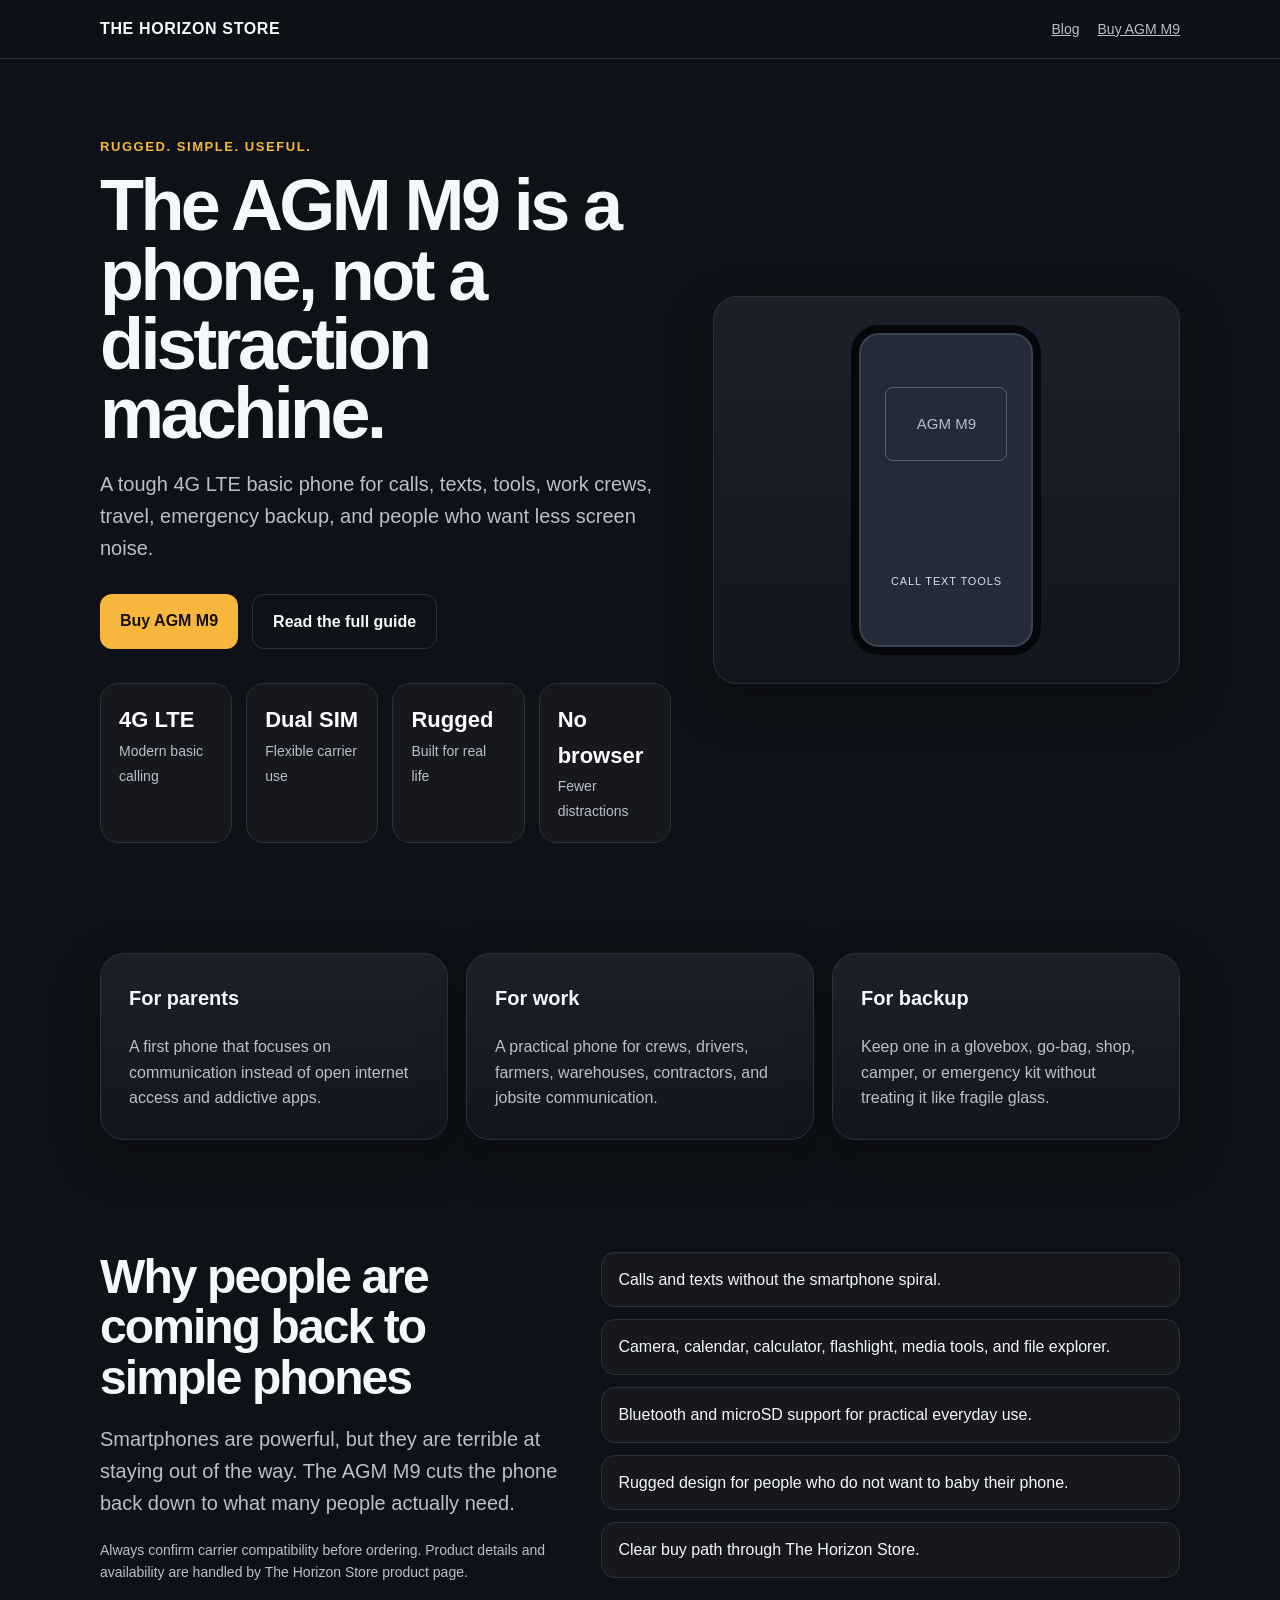
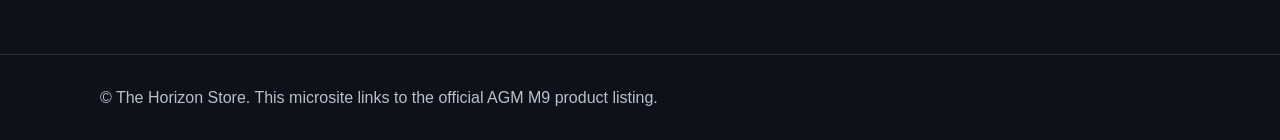
<file: index.html>
<!doctype html>
<html lang="en">
<head>
  <meta charset="utf-8">
  <meta name="viewport" content="width=device-width, initial-scale=1">
  <title>AGM M9 Rugged Simple Phone | The Horizon Store</title>
  <meta name="description" content="A rugged 4G LTE basic phone built for people who want calls, texts, tools, and durability without the constant distraction of a smartphone.">
  <link rel="canonical" href="https://agm.thehorizonstore.net/">
  <meta property="og:title" content="AGM M9 Rugged Simple Phone">
  <meta property="og:description" content="The rugged simple phone for work, travel, emergency backup, parents, and anyone cutting screen time.">
  <meta property="og:type" content="website">
  <meta property="og:url" content="https://agm.thehorizonstore.net/">
  <style>
    :root {
      --bg: #0e1117;
      --panel: #171b24;
      --text: #f4f7fb;
      --muted: #b8c0cc;
      --line: #2a3140;
      --accent: #f6b73c;
      --accent-dark: #c78313;
      --white: #ffffff;
    }
    * { box-sizing: border-box; }
    body {
      margin: 0;
      font-family: Arial, Helvetica, sans-serif;
      background: var(--bg);
      color: var(--text);
      line-height: 1.6;
    }
    a { color: inherit; }
    .wrap { max-width: 1120px; margin: 0 auto; padding: 0 20px; }
    header { border-bottom: 1px solid var(--line); background: rgba(14,17,23,.96); position: sticky; top: 0; z-index: 5; }
    nav { display: flex; justify-content: space-between; align-items: center; padding: 16px 0; gap: 20px; }
    .brand { font-weight: 800; letter-spacing: .04em; }
    .navlinks { display: flex; gap: 18px; font-size: 14px; color: var(--muted); }
    .hero { padding: 78px 0 54px; }
    .hero-grid { display: grid; grid-template-columns: 1.1fr .9fr; gap: 42px; align-items: center; }
    .eyebrow { color: var(--accent); text-transform: uppercase; letter-spacing: .12em; font-size: 13px; font-weight: 800; }
    h1 { font-size: clamp(40px, 6vw, 72px); line-height: .96; margin: 14px 0 20px; letter-spacing: -0.05em; }
    .lead { font-size: 20px; color: var(--muted); max-width: 680px; }
    .cta-row { display: flex; gap: 14px; flex-wrap: wrap; margin-top: 30px; }
    .btn { display: inline-block; padding: 14px 20px; border-radius: 12px; text-decoration: none; font-weight: 800; }
    .btn-primary { background: var(--accent); color: #15100a; }
    .btn-secondary { border: 1px solid var(--line); color: var(--text); }
    .card { background: linear-gradient(180deg, #1b202b, #12161e); border: 1px solid var(--line); border-radius: 24px; padding: 28px; box-shadow: 0 18px 50px rgba(0,0,0,.22); }
    .phone-box { min-height: 360px; display: grid; place-items: center; text-align: center; }
    .phone-shape { width: 190px; height: 330px; border: 8px solid #05070a; border-radius: 28px; background: #242b37; position: relative; box-shadow: inset 0 0 0 2px #3a4353; }
    .phone-shape:before { content: "AGM M9"; position: absolute; top: 54px; left: 26px; right: 26px; border: 1px solid #555f70; height: 72px; border-radius: 8px; display: grid; place-items: center; font-size: 15px; color: var(--muted); }
    .phone-shape:after { content: "CALL  TEXT  TOOLS"; position: absolute; bottom: 56px; left: 18px; right: 18px; color: #d8dee8; font-size: 11px; letter-spacing: .08em; }
    .stats { display: grid; grid-template-columns: repeat(4,1fr); gap: 14px; margin: 34px 0 0; }
    .stat { border: 1px solid var(--line); border-radius: 18px; padding: 18px; background: rgba(255,255,255,.03); }
    .stat strong { display: block; font-size: 22px; color: var(--white); }
    .stat span { color: var(--muted); font-size: 14px; }
    section { padding: 56px 0; }
    h2 { font-size: clamp(30px, 4vw, 48px); line-height: 1.05; margin: 0 0 16px; letter-spacing: -0.04em; }
    .grid-3 { display: grid; grid-template-columns: repeat(3,1fr); gap: 18px; }
    .feature h3 { margin-top: 0; font-size: 20px; }
    .feature p { color: var(--muted); margin-bottom: 0; }
    .split { display: grid; grid-template-columns: .9fr 1.1fr; gap: 28px; align-items: start; }
    .checklist { list-style: none; padding: 0; margin: 0; display: grid; gap: 12px; }
    .checklist li { padding: 14px 16px; border: 1px solid var(--line); border-radius: 14px; background: rgba(255,255,255,.03); }
    .note { color: var(--muted); font-size: 14px; }
    footer { border-top: 1px solid var(--line); padding: 30px 0; color: var(--muted); }
    @media (max-width: 820px) {
      .hero-grid, .split, .grid-3 { grid-template-columns: 1fr; }
      .stats { grid-template-columns: repeat(2,1fr); }
      .navlinks { display: none; }
    }
  </style>
</head>
<body>
  <header>
    <div class="wrap">
      <nav>
        <div class="brand">THE HORIZON STORE</div>
        <div class="navlinks">
          <a href="/blog/agm-m9-rugged-simple-phone.html">Blog</a>
          <a href="https://www.thehorizonstore.net/shop/agm-m9-38">Buy AGM M9</a>
        </div>
      </nav>
    </div>
  </header>

  <main>
    <section class="hero">
      <div class="wrap hero-grid">
        <div>
          <div class="eyebrow">Rugged. Simple. Useful.</div>
          <h1>The AGM M9 is a phone, not a distraction machine.</h1>
          <p class="lead">A tough 4G LTE basic phone for calls, texts, tools, work crews, travel, emergency backup, and people who want less screen noise.</p>
          <div class="cta-row">
            <a class="btn btn-primary" href="https://www.thehorizonstore.net/shop/agm-m9-38">Buy AGM M9</a>
            <a class="btn btn-secondary" href="/blog/agm-m9-rugged-simple-phone.html">Read the full guide</a>
          </div>
          <div class="stats">
            <div class="stat"><strong>4G LTE</strong><span>Modern basic calling</span></div>
            <div class="stat"><strong>Dual SIM</strong><span>Flexible carrier use</span></div>
            <div class="stat"><strong>Rugged</strong><span>Built for real life</span></div>
            <div class="stat"><strong>No browser</strong><span>Fewer distractions</span></div>
          </div>
        </div>
        <div class="card phone-box" aria-label="AGM M9 phone illustration">
          <div class="phone-shape"></div>
        </div>
      </div>
    </section>

    <section>
      <div class="wrap grid-3">
        <div class="card feature">
          <h3>For parents</h3>
          <p>A first phone that focuses on communication instead of open internet access and addictive apps.</p>
        </div>
        <div class="card feature">
          <h3>For work</h3>
          <p>A practical phone for crews, drivers, farmers, warehouses, contractors, and jobsite communication.</p>
        </div>
        <div class="card feature">
          <h3>For backup</h3>
          <p>Keep one in a glovebox, go-bag, shop, camper, or emergency kit without treating it like fragile glass.</p>
        </div>
      </div>
    </section>

    <section>
      <div class="wrap split">
        <div>
          <h2>Why people are coming back to simple phones</h2>
          <p class="lead">Smartphones are powerful, but they are terrible at staying out of the way. The AGM M9 cuts the phone back down to what many people actually need.</p>
          <p class="note">Always confirm carrier compatibility before ordering. Product details and availability are handled by The Horizon Store product page.</p>
        </div>
        <ul class="checklist">
          <li>Calls and texts without the smartphone spiral.</li>
          <li>Camera, calendar, calculator, flashlight, media tools, and file explorer.</li>
          <li>Bluetooth and microSD support for practical everyday use.</li>
          <li>Rugged design for people who do not want to baby their phone.</li>
          <li>Clear buy path through The Horizon Store.</li>
        </ul>
      </div>
    </section>
  </main>

  <footer>
    <div class="wrap">© The Horizon Store. This microsite links to the official AGM M9 product listing.</div>
  </footer>
</body>
</html>
</file>
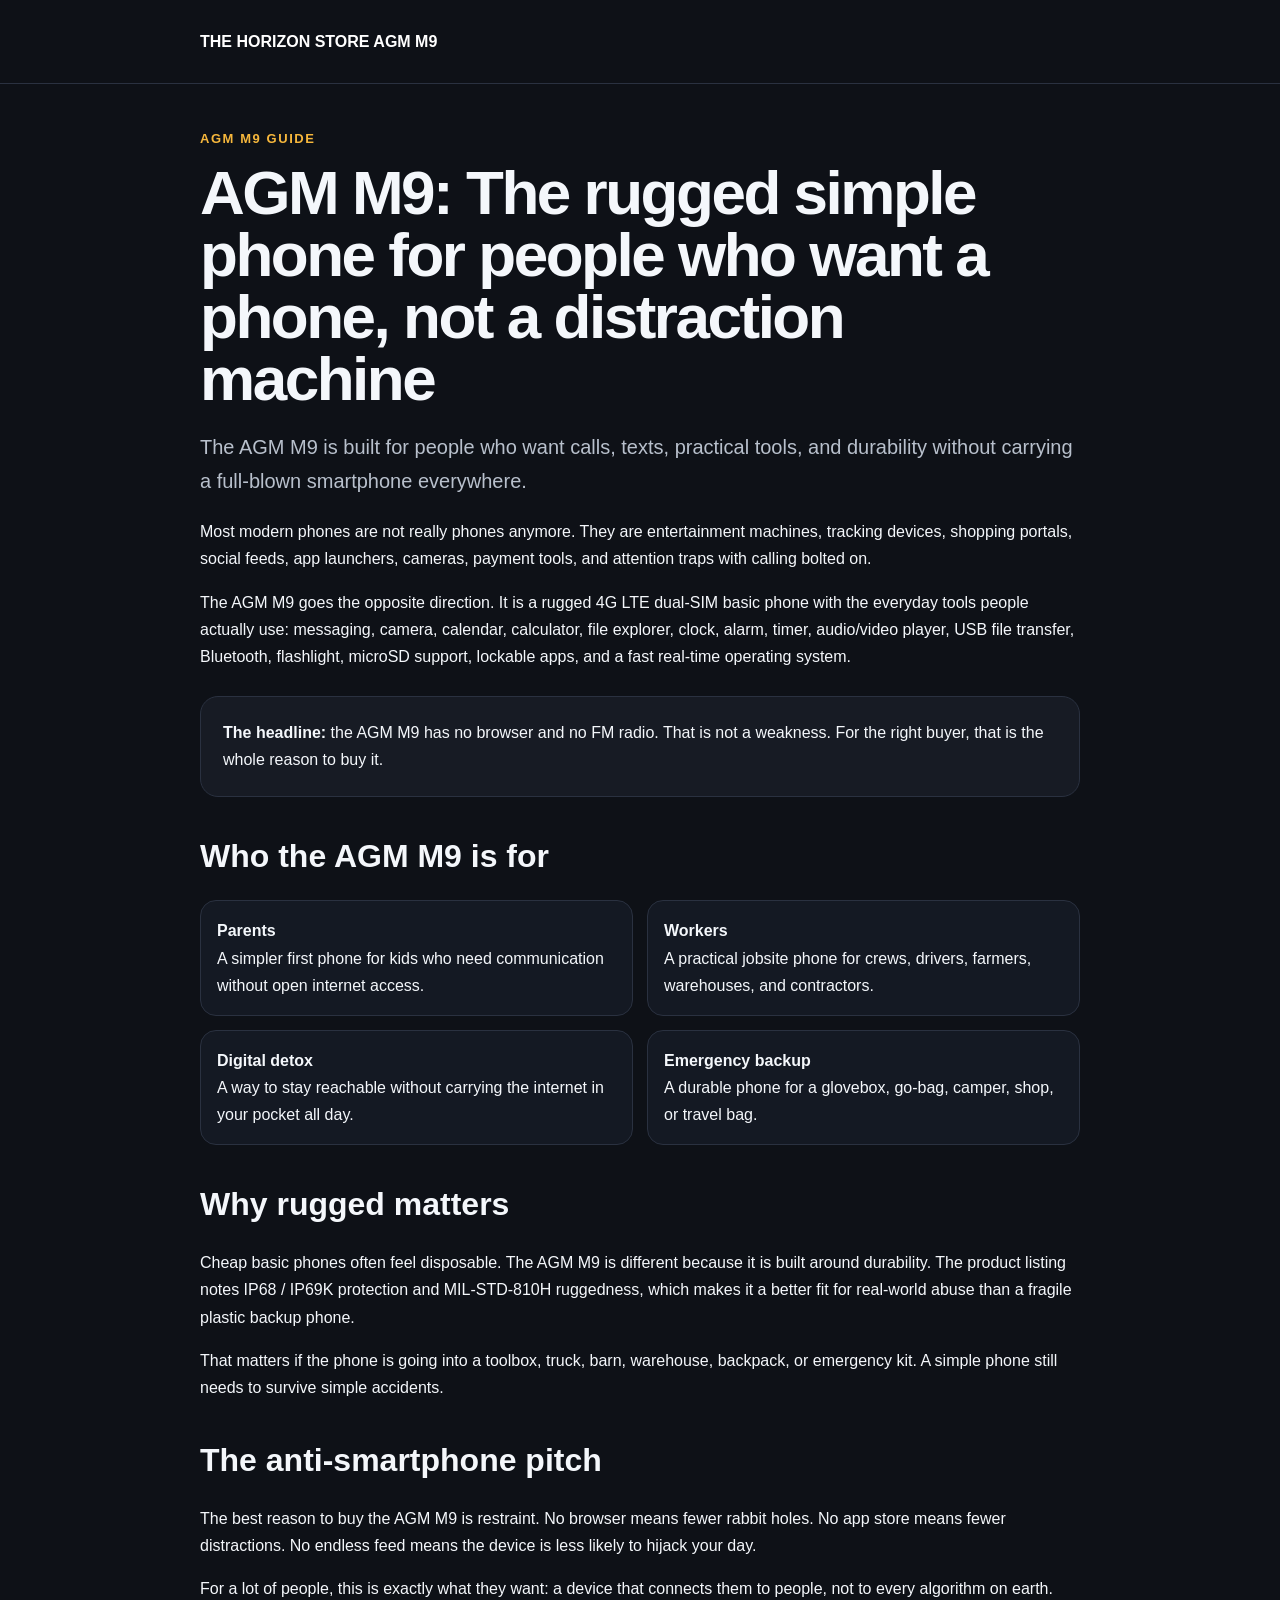
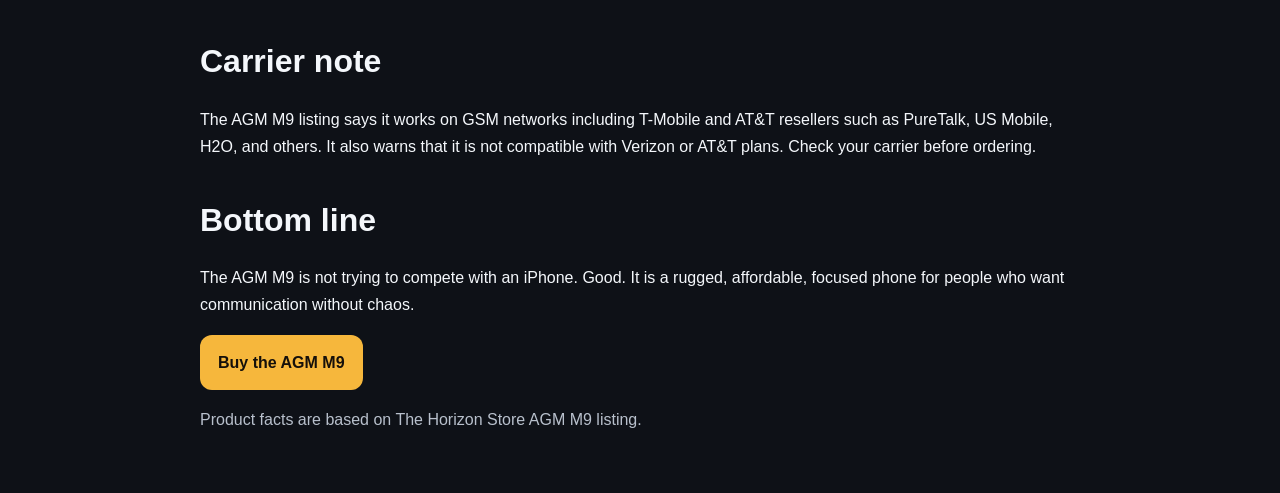
<file: blog/agm-m9-rugged-simple-phone.html>
<!doctype html>
<html lang="en">
<head>
  <meta charset="utf-8">
  <meta name="viewport" content="width=device-width, initial-scale=1">
  <title>AGM M9 Review: A Rugged Simple Phone That Actually Makes Sense</title>
  <meta name="description" content="A practical AGM M9 guide for people who want a rugged 4G LTE basic phone without browser access, endless apps, or smartphone distraction.">
  <link rel="canonical" href="https://agm.thehorizonstore.net/blog/agm-m9-rugged-simple-phone.html">
  <style>body{margin:0;font-family:Arial,Helvetica,sans-serif;background:#0e1117;color:#f4f7fb;line-height:1.7}a{color:#f6b73c}.wrap{max-width:880px;margin:auto;padding:28px 20px}.top{border-bottom:1px solid #2a3140}.brand{font-weight:800;color:#fff;text-decoration:none}.article{padding:44px 0}.eyebrow{color:#f6b73c;text-transform:uppercase;font-weight:800;letter-spacing:.12em;font-size:13px}h1{font-size:clamp(34px,6vw,62px);line-height:1;margin:12px 0 18px;letter-spacing:-.04em}h2{font-size:32px;line-height:1.1;margin-top:42px}.lead{font-size:20px;color:#b8c0cc}.box{border:1px solid #2a3140;border-radius:18px;padding:22px;background:#171b24;margin:26px 0}.cta{display:inline-block;background:#f6b73c;color:#15100a;padding:14px 18px;border-radius:12px;text-decoration:none;font-weight:800}.muted{color:#b8c0cc}.grid{display:grid;grid-template-columns:repeat(2,1fr);gap:14px}.card{border:1px solid #2a3140;border-radius:16px;padding:16px;background:#141923}@media(max-width:700px){.grid{grid-template-columns:1fr}}</style>
</head>
<body>
  <div class="top"><div class="wrap"><a class="brand" href="/">THE HORIZON STORE AGM M9</a></div></div>
  <main class="wrap article">
    <div class="eyebrow">AGM M9 guide</div>
    <h1>AGM M9: The rugged simple phone for people who want a phone, not a distraction machine</h1>
    <p class="lead">The AGM M9 is built for people who want calls, texts, practical tools, and durability without carrying a full-blown smartphone everywhere.</p>
    <p>Most modern phones are not really phones anymore. They are entertainment machines, tracking devices, shopping portals, social feeds, app launchers, cameras, payment tools, and attention traps with calling bolted on.</p>
    <p>The AGM M9 goes the opposite direction. It is a rugged 4G LTE dual-SIM basic phone with the everyday tools people actually use: messaging, camera, calendar, calculator, file explorer, clock, alarm, timer, audio/video player, USB file transfer, Bluetooth, flashlight, microSD support, lockable apps, and a fast real-time operating system.</p>
    <div class="box"><strong>The headline:</strong> the AGM M9 has no browser and no FM radio. That is not a weakness. For the right buyer, that is the whole reason to buy it.</div>
    <h2>Who the AGM M9 is for</h2>
    <div class="grid">
      <div class="card"><strong>Parents</strong><br>A simpler first phone for kids who need communication without open internet access.</div>
      <div class="card"><strong>Workers</strong><br>A practical jobsite phone for crews, drivers, farmers, warehouses, and contractors.</div>
      <div class="card"><strong>Digital detox</strong><br>A way to stay reachable without carrying the internet in your pocket all day.</div>
      <div class="card"><strong>Emergency backup</strong><br>A durable phone for a glovebox, go-bag, camper, shop, or travel bag.</div>
    </div>
    <h2>Why rugged matters</h2>
    <p>Cheap basic phones often feel disposable. The AGM M9 is different because it is built around durability. The product listing notes IP68 / IP69K protection and MIL-STD-810H ruggedness, which makes it a better fit for real-world abuse than a fragile plastic backup phone.</p>
    <p>That matters if the phone is going into a toolbox, truck, barn, warehouse, backpack, or emergency kit. A simple phone still needs to survive simple accidents.</p>
    <h2>The anti-smartphone pitch</h2>
    <p>The best reason to buy the AGM M9 is restraint. No browser means fewer rabbit holes. No app store means fewer distractions. No endless feed means the device is less likely to hijack your day.</p>
    <p>For a lot of people, this is exactly what they want: a device that connects them to people, not to every algorithm on earth.</p>
    <h2>Carrier note</h2>
    <p>The AGM M9 listing says it works on GSM networks including T-Mobile and AT&T resellers such as PureTalk, US Mobile, H2O, and others. It also warns that it is not compatible with Verizon or AT&T plans. Check your carrier before ordering.</p>
    <h2>Bottom line</h2>
    <p>The AGM M9 is not trying to compete with an iPhone. Good. It is a rugged, affordable, focused phone for people who want communication without chaos.</p>
    <p><a class="cta" href="https://www.thehorizonstore.net/shop/agm-m9-38">Buy the AGM M9</a></p>
    <p class="muted">Product facts are based on The Horizon Store AGM M9 listing.</p>
  </main>
</body>
</html>
</file>
